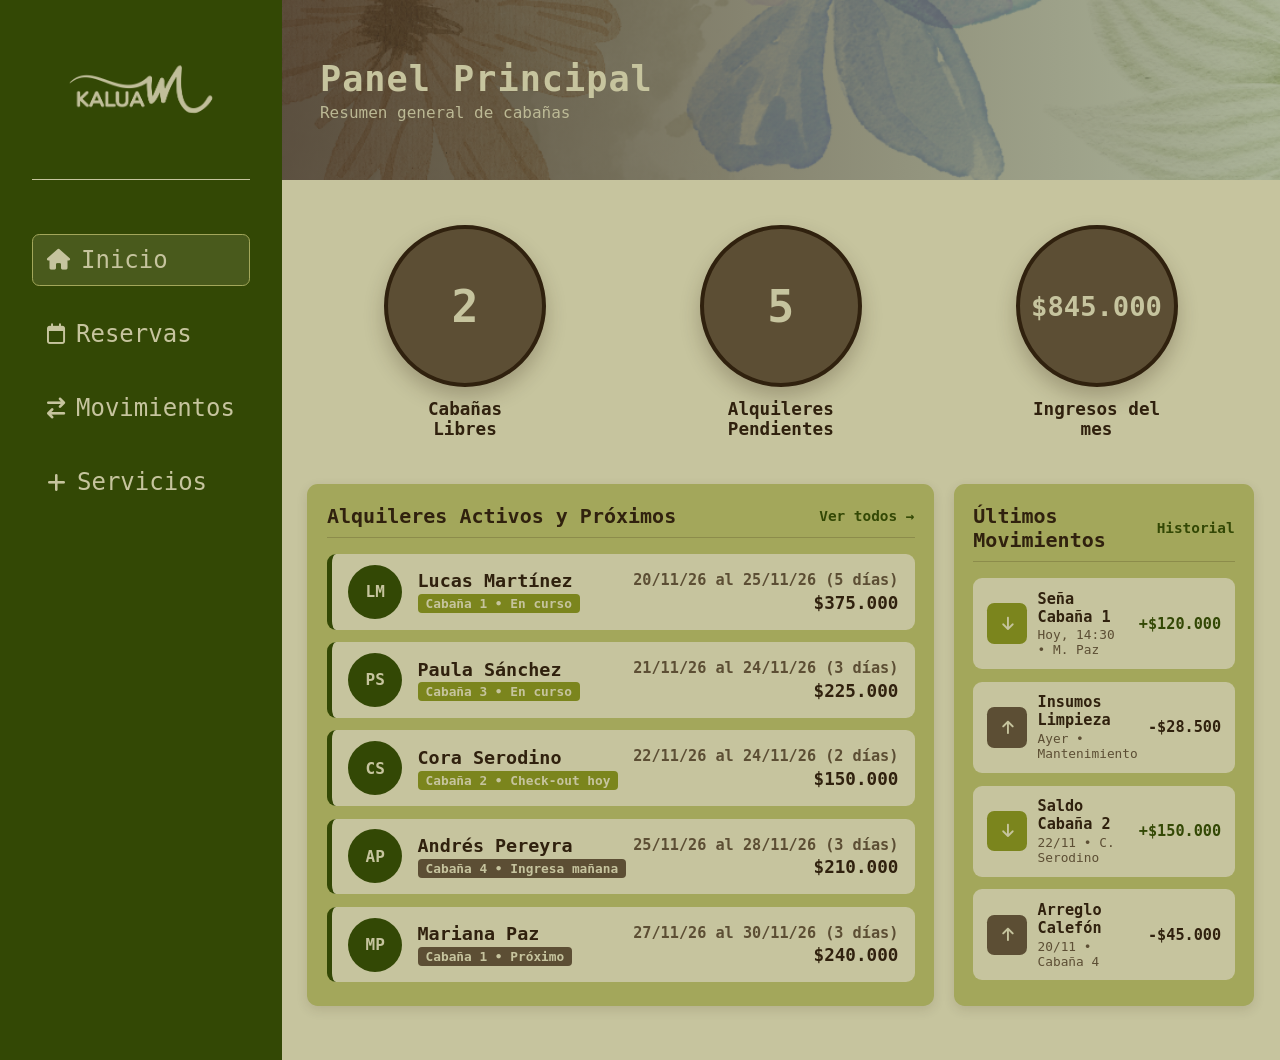
<file: index.html>
<!DOCTYPE html>
<html lang="es">
<head>
    <meta charset="UTF-8">
    <meta name="viewport" content="width=device-width, initial-scale=1.0">
    <title>Kalua_Gestion</title>

    <link rel="stylesheet" href="./css/styles.css">
    <link rel="stylesheet" href="./css/base.css">
    <link rel="stylesheet" href="https://cdnjs.cloudflare.com/ajax/libs/font-awesome/6.5.1/css/all.min.css" crossorigin="anonymous" referrerpolicy="no-referrer" />
</head>
<body>
    <div class="pagina">
        <!-- BARRA LATERAL -->
        <div class="cont-iz">
            <div class="cabecera-iz">
                <span class="marca-simbolo"></span>
            </div>
            <div class="cont-opciones">
                <div class="opcion-iz activo">
                    <i class="fa-solid fa-house iconos"></i>
                    <a href="#">Inicio</a>
                </div>

                <div class="opcion-iz">
                    <i class="fa-regular fa-calendar iconos"></i>
                    <a href="./html/reservas.html">Reservas</a>
                </div>

                <div class="opcion-iz">
                    <i class="fa-solid fa-arrow-right-arrow-left iconos"></i>
                    <a href="./html/movimientos.html">Movimientos</a>
                </div>

                <div class="opcion-iz">
                    <i class="fa-solid fa-plus iconos"></i>
                    <a href="./html/servicios.html">Servicios</a>
                </div>
            </div>
        </div>

        <!-- CONTENIDO PRINCIPAL -->
        <div class="cont-der">
            <div class="banner">
                <div class="banner-overlay">
                    <h1 class="titulo-banner">Panel Principal</h1>
                    <span class="subtitulo-banner">Resumen general de cabañas</span>
                </div>
            </div>

            <section class="main-sect">
                <!-- INDICADORES DESTACADOS (KPIs) -->
                <article class="art-1">
                    <div class="cont-burbuja">
                        <div class="burbuja">
                            <span class="int-burbuja">2</span>
                        </div>
                        <span class="ext-burbuja">Cabañas Libres</span>
                    </div>

                    <div class="cont-burbuja">
                        <div class="burbuja">
                            <span class="int-burbuja">5</span>
                        </div>
                        <span class="ext-burbuja">Alquileres Pendientes</span>
                    </div>

                    <div class="cont-burbuja">
                        <div class="burbuja">
                            <span class="int-burbuja dinero">$845.000</span>
                        </div>
                        <span class="ext-burbuja">Ingresos del mes</span>
                    </div>  
                </article>

                <!-- SECCIÓN DE RESUMEN -->
                <section class="resumen-sect">
                    <div class="cont-res-sect">
                        
                        <!-- COLUMNA IZQUIERDA: ALQUILERES DESTACADOS -->
                        <div class="cont-alq contenedor">
                            <div class="header-contenedor">
                                <h2>Alquileres Activos y Próximos</h2>
                                <a href="#" class="ver-mas">Ver todos →</a>
                            </div>

                            <div class="lista-alq">
                                <div class="info-alq">
                                    <div class="alq-izq">
                                        <div class="iconos-alq">LM</div>
                                        <div class="datos-cliente">
                                            <span class="usuario">Lucas Martínez</span>
                                            <span class="cabana-tag">Cabaña 1 • En curso</span>
                                        </div>
                                    </div>
                                    <div class="alq-der">
                                        <span class="descripcion">20/11/26 al 25/11/26 (5 días)</span>
                                        <span class="monto-alq">$375.000</span>
                                    </div>
                                </div>

                                <div class="info-alq">
                                    <div class="alq-izq">
                                        <div class="iconos-alq">PS</div>
                                        <div class="datos-cliente">
                                            <span class="usuario">Paula Sánchez</span>
                                            <span class="cabana-tag">Cabaña 3 • En curso</span>
                                        </div>
                                    </div>
                                    <div class="alq-der">
                                        <span class="descripcion">21/11/26 al 24/11/26 (3 días)</span>
                                        <span class="monto-alq">$225.000</span>
                                    </div>
                                </div>

                                <div class="info-alq">
                                    <div class="alq-izq">
                                        <div class="iconos-alq">CS</div>
                                        <div class="datos-cliente">
                                            <span class="usuario">Cora Serodino</span>
                                            <span class="cabana-tag">Cabaña 2 • Check-out hoy</span>
                                        </div>
                                    </div>
                                    <div class="alq-der">
                                        <span class="descripcion">22/11/26 al 24/11/26 (2 días)</span>
                                        <span class="monto-alq">$150.000</span>
                                    </div>
                                </div>

                                <div class="info-alq">
                                    <div class="alq-izq">
                                        <div class="iconos-alq">AP</div>
                                        <div class="datos-cliente">
                                            <span class="usuario">Andrés Pereyra</span>
                                            <span class="cabana-tag pendiente">Cabaña 4 • Ingresa mañana</span>
                                        </div>
                                    </div>
                                    <div class="alq-der">
                                        <span class="descripcion">25/11/26 al 28/11/26 (3 días)</span>
                                        <span class="monto-alq">$210.000</span>
                                    </div>
                                </div>

                                <div class="info-alq">
                                    <div class="alq-izq">
                                        <div class="iconos-alq">MP</div>
                                        <div class="datos-cliente">
                                            <span class="usuario">Mariana Paz</span>
                                            <span class="cabana-tag pendiente">Cabaña 1 • Próximo</span>
                                        </div>
                                    </div>
                                    <div class="alq-der">
                                        <span class="descripcion">27/11/26 al 30/11/26 (3 días)</span>
                                        <span class="monto-alq">$240.000</span>
                                    </div>
                                </div>
                            </div>
                        </div>

                        <!-- COLUMNA DERECHA: ÚLTIMOS MOVIMIENTOS -->
                        <div class="cont-mov contenedor">
                            <div class="header-contenedor">
                                <h2>Últimos Movimientos</h2>
                                <a href="#" class="ver-mas">Historial</a>
                            </div>

                            <div class="lista-mov">
                                <div class="item-mov">
                                    <div class="mov-icono ingreso">
                                        <i class="fa-solid fa-arrow-down"></i>
                                    </div>
                                    <div class="mov-info">
                                        <span class="mov-titulo">Seña Cabaña 1</span>
                                        <span class="mov-fecha">Hoy, 14:30 • M. Paz</span>
                                    </div>
                                    <span class="mov-monto ingreso">+$120.000</span>
                                </div>

                                <div class="item-mov">
                                    <div class="mov-icono egreso">
                                        <i class="fa-solid fa-arrow-up"></i>
                                    </div>
                                    <div class="mov-info">
                                        <span class="mov-titulo">Insumos Limpieza</span>
                                        <span class="mov-fecha">Ayer • Mantenimiento</span>
                                    </div>
                                    <span class="mov-monto egreso">-$28.500</span>
                                </div>

                                <div class="item-mov">
                                    <div class="mov-icono ingreso">
                                        <i class="fa-solid fa-arrow-down"></i>
                                    </div>
                                    <div class="mov-info">
                                        <span class="mov-titulo">Saldo Cabaña 2</span>
                                        <span class="mov-fecha">22/11 • C. Serodino</span>
                                    </div>
                                    <span class="mov-monto ingreso">+$150.000</span>
                                </div>

                                <div class="item-mov">
                                    <div class="mov-icono egreso">
                                        <i class="fa-solid fa-arrow-up"></i>
                                    </div>
                                    <div class="mov-info">
                                        <span class="mov-titulo">Arreglo Calefón</span>
                                        <span class="mov-fecha">20/11 • Cabaña 4</span>
                                    </div>
                                    <span class="mov-monto egreso">-$45.000</span>
                                </div>
                            </div>
                        </div>

                    </div>
                </section>
            </section>
        </div>
    </div>
    <script src="./js/main.js"></script>
</body>
</html>
</file>
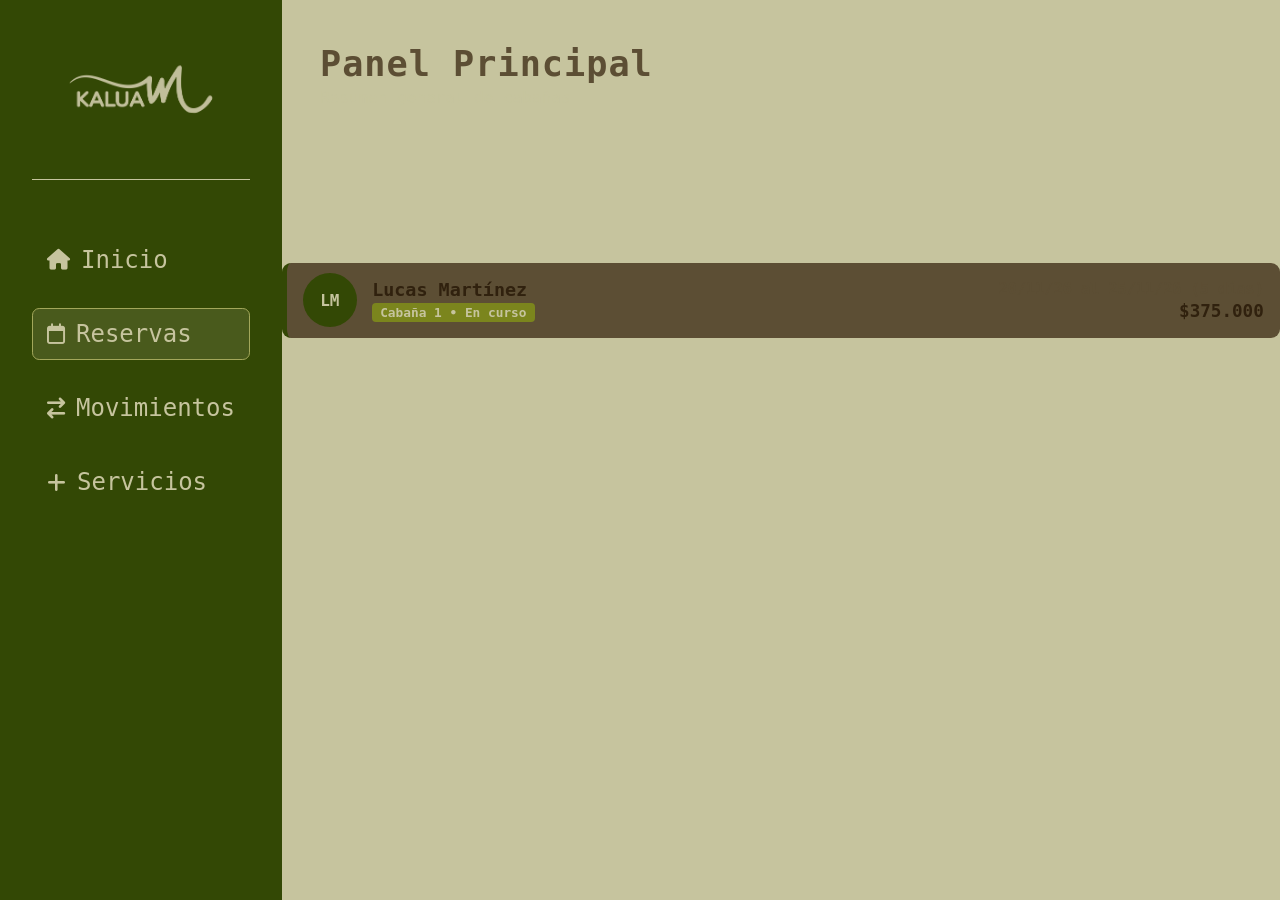
<file: html/reservas.html>
<!DOCTYPE html>
<html lang="en">
<head>
    <meta charset="UTF-8">
    <meta name="viewport" content="width=device-width, initial-scale=1.0">
    <title>Kalua_Reservas</title>

    <link rel="stylesheet" href="../css/base.css">
    <link rel="stylesheet" href="../css/reservas.css">

    <link rel="stylesheet" href="https://cdnjs.cloudflare.com/ajax/libs/font-awesome/6.5.1/css/all.min.css" crossorigin="anonymous" referrerpolicy="no-referrer" />
</head>
<body>
    <div class="pagina">
        <div class="cont-iz">
            <div class="cabecera-iz">
                <span class="marca-simbolo"></span>
            </div>
            <div class="cont-opciones">
                <div class="opcion-iz ">
                    <i class="fa-solid fa-house iconos"></i>
                    <a href="../index.html">Inicio</a>
                </div>

                <div class="opcion-iz activo">
                    <i class="fa-regular fa-calendar iconos"></i>
                    <a href="#">Reservas</a>
                </div>

                <div class="opcion-iz">
                    <i class="fa-solid fa-arrow-right-arrow-left iconos"></i>
                    <a href="./movimientos.html">Movimientos</a>
                </div>

                <div class="opcion-iz">
                    <i class="fa-solid fa-plus iconos"></i>
                    <a href="./servicios.html">Servicios</a>
                </div>
            </div>
        </div>
        <div class="cont-der">
            <div class="banner">
                <div class="banner-overlay">
                    <h1 class="titulo-banner">Panel Principal</h1>
                    <span class="subtitulo-banner">Resumen general de cabañas</span>
                </div>
            </div>
            <div class="filtros"></div>
            <div class="cont-alquileres">
                <div class="tarjeta-alq">
                    <div class="alq-izq">
                        <div class="iconos-alq">LM</div>
                        <div class="datos-cliente">
                            <span class="usuario">Lucas Martínez</span>
                            <span class="cabana-tag">Cabaña 1 • En curso</span>
                        </div>
                    </div>
                    <div class="alq-der">
                        <span class="descripcion">20/11/26 al 25/11/26 (5 días)</span>
                        <span class="monto-alq">$375.000</span>
                    </div>
                </div>
            </div>
        </div>
    </div>
    <script src="../js/main.js"></script>
</body>
</html>
</file>
<file: css/styles.css>
/* --- SECCIÓN PRINCIPAL Y BURBUJAS KPI --- */
.main-sect {
    flex: 1;
    background-color: var(--verde-masclaro);
    padding-bottom: 4vh;
}

.main-sect > .art-1 {
    display: flex;
    align-items: flex-start;
    justify-content: space-around;
    padding: 5vh 2vw 3vh 2vw;
}

.cont-burbuja {
    display: flex;
    flex-direction: column;
    justify-content: center;
    align-items: center;
    gap: 12px;
}

.burbuja {
    width: 18vh;
    height: 18vh;
    border-radius: 50%;
    background-color: var(--marron-claro);
    border: 4px solid var(--marron-oscuro);
    display: flex;
    justify-content: center;
    align-items: center;
    box-shadow: 0 10px 20px rgba(48, 33, 14, 0.25);
    transition: transform 0.2s ease;
}

.burbuja:hover {
    transform: translateY(-4px);
}

.int-burbuja {
    color: var(--verde-masclaro);
    font-size: 2.8rem;
    font-family: DejaVu Sans Mono, monospace;
    font-weight: bold;
}

.dinero {
    font-size: 1.7rem;
}

.ext-burbuja {
    color: var(--marron-oscuro);
    font-size: 1.1rem;
    font-weight: 700;
    font-family: DejaVu Sans Mono, monospace;
    max-width: 11vw;
    text-align: center;
}

/* --- SECCIÓN DE CONTENEDORES RESUMEN --- */
.cont-res-sect {
    width: 100%;
    min-height: 62vh;
    display: flex;
    gap: 1.5vw;
    padding: 2vh 2vw;
}

.contenedor {
    border-radius: 1.2vh;
    background-color: var(--verde-claro);
    padding: 2.2vh;
    display: flex;
    flex-direction: column;
    box-shadow: 0 4px 12px rgba(48, 33, 14, 0.12);
}

.header-contenedor {
    display: flex;
    justify-content: space-between;
    align-items: center;
    margin-bottom: 1.8vh;
    padding-bottom: 1vh;
    border-bottom: 1px solid rgba(48, 33, 14, 0.2);
}

.header-contenedor h2 {
    color: var(--marron-oscuro);
    font-family: DejaVu Sans Mono, monospace;
    font-size: 1.25rem;
}

.ver-mas {
    color: var(--verde-oscuro);
    font-family: DejaVu Sans Mono, monospace;
    font-size: 0.9rem;
    font-weight: 700;
    text-decoration: none;
}

.ver-mas:hover {
    text-decoration: underline;
}

/* --- COLUMNA ALQUILERES (70%) --- */
.cont-alq {
    width: 68%;
}

.lista-alq {
    display: flex;
    flex-direction: column;
    gap: 1.4vh;
    flex: 1;
}

.info-alq {
    border-radius: 1vh;
    background-color: var(--verde-masclaro);
    width: 100%;
    display: flex;
    align-items: center;
    justify-content: space-between;
    padding: 1.2vh 1.8vh;
    border-left: 5px solid var(--verde-oscuro);
    transition: transform 0.2s;
}

.info-alq:hover {
    transform: translateX(4px);
}

.alq-izq {
    display: flex;
    align-items: center;
    gap: 1.2vw;
}

.iconos-alq {
    height: 6vh;
    width: 6vh;
    min-width: 6vh;
    border-radius: 50%;
    background-color: var(--verde-oscuro);
    display: flex;
    align-items: center;
    justify-content: center;
    color: var(--verde-masclaro);
    font-family: DejaVu Sans Mono, monospace;
    font-weight: 800;
    font-size: 1rem;
}

.datos-cliente {
    display: flex;
    flex-direction: column;
    gap: 0.3vh;
}

.usuario {
    color: var(--marron-oscuro);
    font-family: DejaVu Sans Mono, monospace;
    font-size: 1.15rem;
    font-weight: 700;
}

.cabana-tag {
    font-family: DejaVu Sans Mono, monospace;
    font-size: 0.8rem;
    font-weight: 700;
    color: var(--verde-masclaro);
    background-color: var(--verde-lima);
    padding: 2px 8px;
    border-radius: 4px;
    width: fit-content;
}

.cabana-tag.pendiente {
    background-color: var(--marron-claro);
}

.alq-der {
    display: flex;
    flex-direction: column;
    align-items: flex-end;
    gap: 0.4vh;
}

.descripcion {
    color: var(--marron-claro);
    font-family: DejaVu Sans Mono, monospace;
    font-size: 0.95rem;
    font-weight: 600;
}

.monto-alq {
    color: var(--marron-oscuro);
    font-family: DejaVu Sans Mono, monospace;
    font-size: 1.1rem;
    font-weight: 800;
}

/* --- COLUMNA MOVIMIENTOS (30%) --- */
.cont-mov {
    width: 32%;
}

.lista-mov {
    display: flex;
    flex-direction: column;
    gap: 1.4vh;
}

.item-mov {
    background-color: var(--verde-masclaro);
    border-radius: 1vh;
    padding: 1.3vh 1.5vh;
    display: flex;
    align-items: center;
    justify-content: space-between;
    gap: 0.8vw;
}

.mov-icono {
    width: 4.5vh;
    height: 4.5vh;
    min-width: 4.5vh;
    border-radius: 0.8vh;
    display: flex;
    align-items: center;
    justify-content: center;
    color: var(--verde-masclaro);
    font-size: 0.95rem;
}

.mov-icono.ingreso {
    background-color: var(--verde-lima);
}

.mov-icono.egreso {
    background-color: var(--marron-claro);
}

.mov-info {
    display: flex;
    flex-direction: column;
    flex: 1;
    gap: 0.2vh;
}

.mov-titulo {
    color: var(--marron-oscuro);
    font-family: DejaVu Sans Mono, monospace;
    font-size: 0.95rem;
    font-weight: 700;
}

.mov-fecha {
    color: var(--marron-claro);
    font-family: DejaVu Sans Mono, monospace;
    font-size: 0.8rem;
}

.mov-monto {
    font-family: DejaVu Sans Mono, monospace;
    font-size: 0.95rem;
    font-weight: 800;
}

.mov-monto.ingreso {
    color: var(--verde-oscuro);
}

.mov-monto.egreso {
    color: var(--marron-oscuro);
}
</file>
<file: css/base.css>
:root {
    --marron-oscuro: #30210e;
    --marron-claro: #5c4e34;
    --verde-lima: #7b851d;
    --verde-oscuro: #334805;
    --verde-claro: #a3a75b;
    --verde-masclaro: #c6c49e;
    
}

* {
    box-sizing: border-box; 
    margin: 0;
}

.pagina {
    display: flex;
    width: 100%;
    min-height: 100vh;
}


.pagina > .cont-iz {
    width: 22%;
    background-color: var(--verde-oscuro);
    padding: 0 2.5vw;
    transition: 0.3s;
}

.pagina > .cont-iz.achicar {
    width: 5vw;
    padding: 0 1vw;
}

.marca-simbolo.achicar {
    background-image: url(../resources/KaluaLogo.png);
    background-size: contain;
    background-repeat: no-repeat;
    background-position: center;
    width: 100%;
    height: 100%;
}

.opcion-iz.achicar a {
    visibility: collapse;
}

.cont-iz > .cabecera-iz {
    align-items: center;
    justify-content: start;
    display: flex;
    border-bottom: 1px solid var(--verde-masclaro);
    width: 100%;
    height: 20vh;
}

.marca-simbolo {
    background-image: url(../resources/Mesa_de_trabajo_104.png);
    background-size: contain;
    background-repeat: no-repeat;
    background-position: center;
    width: 100%;
    height: 100%;
}

.cont-iz > .cont-opciones {
    display: flex;
    flex-direction: column;
    width: 100%;
    padding-top: 6vh;
    gap: 2.5vh;
    align-items: center;
}

.opcion-iz {
    display: flex;
    border: 1px solid transparent;
    width: 100%;
    padding: 1.2vh 1.5vh;
    font-size: 1.5rem;
    font-family: DejaVu Sans Mono, monospace;
    align-items: center;
    justify-content: start;
    border-radius: 0.8vh;
    transition: 0.3s;
}

/*SIDEBAR*/
.opcion-iz.activo {
    background-color: rgba(198, 196, 158, 0.15);
    border-color: var(--verde-claro);
}

.opcion-iz:hover .iconos {
    display: inline-block;
    animation: wiggle-icon 0.4s ease-in-out;
}

.opcion-iz:hover {
    transform: translateX(6px);
}

.opcion-iz > .iconos {
    font-size: 1.3rem;
    color: var(--verde-masclaro);
    margin-right: 0.9vw;
}

.opcion-iz > a {
    text-decoration: none;
    color: var(--verde-masclaro);
}
/*Contenedor Derhcio*/
.pagina > .cont-der {
    flex: 1;
    display: flex;
    flex-direction: column;
}

/*BANNER*/
.banner {
    width: 100%;
    height: 20vh;
    background-color: var(--verde-masclaro);
    background-image: url(../resources/fondoKalua.png);
    background-repeat: no-repeat;
    background-size: cover;
    background-position: bottom;
    background-attachment: fixed;
    position: relative;
}

.banner-overlay {
    width: 100%;
    height: 100%;
    background: linear-gradient(90deg, rgba(48, 33, 14, 0.75) 0%, rgba(51, 72, 5, 0.4) 100%);
    display: flex;
    flex-direction: column;
    justify-content: center;
    padding: 0 3vw;
}

.titulo-banner {
    color: var(--verde-masclaro);
    font-family: DejaVu Sans Mono, monospace;
    font-size: 2.2rem;
    letter-spacing: 1px;
}

.subtitulo-banner {
    color: var(--verde-masclaro);
    font-family: DejaVu Sans Mono, monospace;
    font-size: 1rem;
    opacity: 0.9;
    margin-top: 0.5vh;
}




/* ANIMACIONES */

@keyframes wiggle-icon {
    0%, 100% { transform: rotate(0deg); }
    25% { transform: rotate(-12deg); }
    75% { transform: rotate(12deg); }
}
</file>
<file: css/reservas.css>
.banner {
    background-image: none;
}

.banner-overlay{
    background: none;
}
.titulo-banner{
    color: var(--marron-claro)
}
.filtros{
    width:100%;
    height: 15%;
    background-color: var(--verde-masclaro);
}
.cont-alquileres{
    width: 100%;
    height: 85%;
    background-color:  var(--verde-masclaro);
}

.tarjeta-alq {
    border-radius: 1vh;
    background-color: var(--marron-claro);
    width: 100%;
    display: flex;
    align-items: center;
    justify-content: space-between;
    padding: 1.2vh 1.8vh;
    border-left: 5px solid var(--verde-oscuro);
    transition: transform 0.2s;
}

.info-alq:hover {
    transform: translateX(4px);
}

.alq-izq {
    display: flex;
    align-items: center;
    gap: 1.2vw;
}

.iconos-alq {
    height: 6vh;
    width: 6vh;
    min-width: 6vh;
    border-radius: 50%;
    background-color: var(--verde-oscuro);
    display: flex;
    align-items: center;
    justify-content: center;
    color: var(--verde-masclaro);
    font-family: DejaVu Sans Mono, monospace;
    font-weight: 800;
    font-size: 1rem;
}

.datos-cliente {
    display: flex;
    flex-direction: column;
    gap: 0.3vh;
}

.usuario {
    color: var(--marron-oscuro);
    font-family: DejaVu Sans Mono, monospace;
    font-size: 1.15rem;
    font-weight: 700;
}

.cabana-tag {
    font-family: DejaVu Sans Mono, monospace;
    font-size: 0.8rem;
    font-weight: 700;
    color: var(--verde-masclaro);
    background-color: var(--verde-lima);
    padding: 2px 8px;
    border-radius: 4px;
    width: fit-content;
}

.cabana-tag.pendiente {
    background-color: var(--marron-claro);
}

.alq-der {
    display: flex;
    flex-direction: column;
    align-items: flex-end;
    gap: 0.4vh;
}

.descripcion {
    color: var(--marron-claro);
    font-family: DejaVu Sans Mono, monospace;
    font-size: 0.95rem;
    font-weight: 600;
}

.monto-alq {
    color: var(--marron-oscuro);
    font-family: DejaVu Sans Mono, monospace;
    font-size: 1.1rem;
    font-weight: 800;
}
</file>
